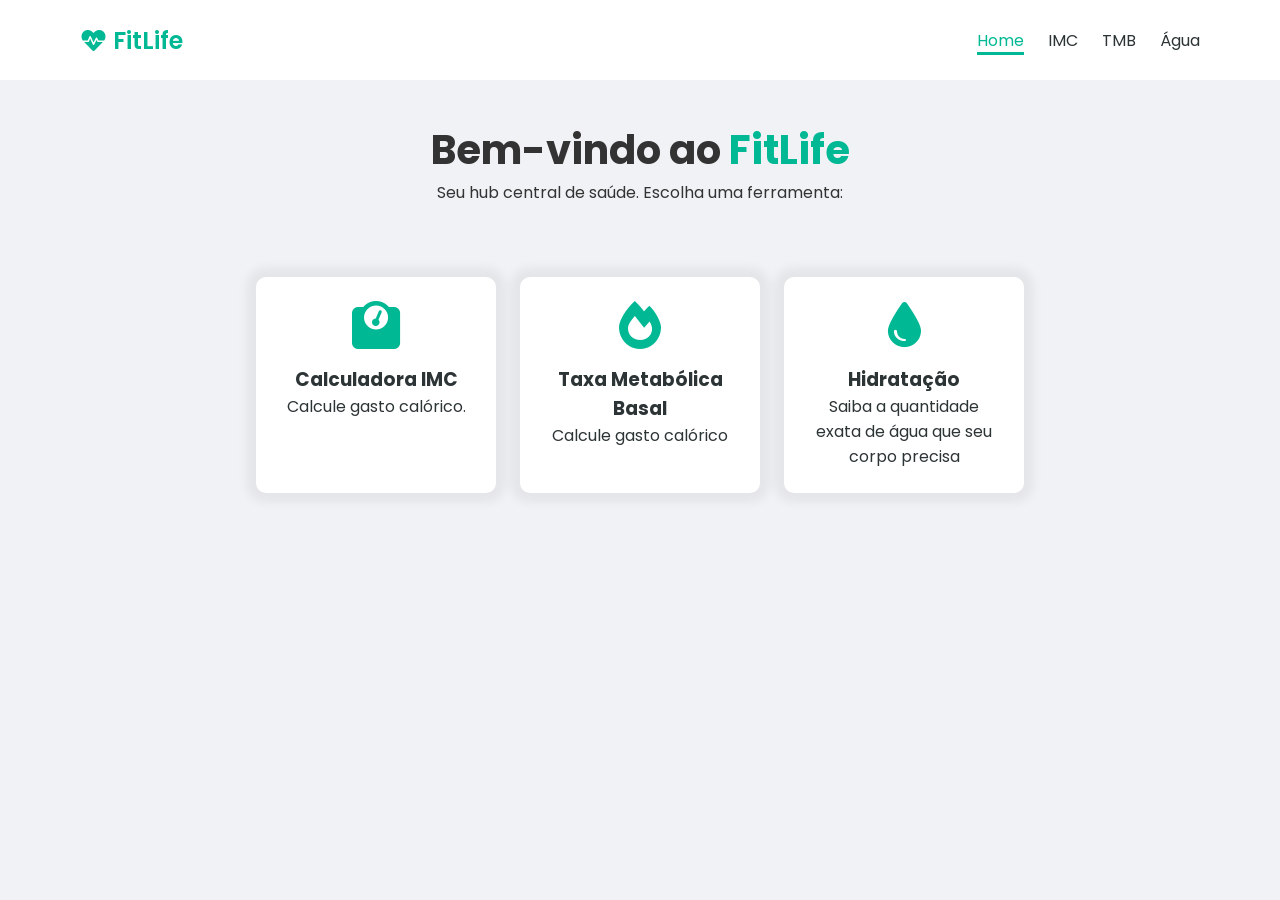
<file: index.html>
<!doctype html>
<html lang="pt-BR">

<head>
  <meta charset="UTF-8" />
  <meta name="viewport" content="width=device-width, initial-scale=1.0" />
  <link rel="preconnect" href="https://fonts.googleapis.com" />
  <link rel="preconnect" href="https://fonts.gstatic.com" crossorigin />
  <link
    href="https://fonts.googleapis.com/css2?family=Poppins:ital,wght@0,100;0,200;0,300;0,400;0,500;0,600;0,700;0,800;0,900;1,100;1,200;1,300;1,400;1,500;1,600;1,700;1,800;1,900&display=swap"
    rel="stylesheet" />
  <link rel="stylesheet" href="./css/styles.css">
  <link rel="stylesheet" href="https://cdnjs.cloudflare.com/ajax/libs/font-awesome/6.0.0/css/all.min.css" />
  <title>FitLife</title>
</head>

<body>
  <nav>
    <a href="./index.html" id="logo">
      <i class="fas fa-heartbeat"></i>
      FitLife
    </a>


    <ul class="nav-links">
      <li><a class="nav-link active" href="./index.html">Home</a></li>
      <li><a class="nav-link" href="./pages/imc.html">IMC</a></li>
      <li><a class="nav-link" href="./pages/tmb.html">TMB</a></li>
      <li><a class="nav-link" href="./pages/water.html">Água</a></li>
    </ul>
  </nav>
  <header class="header-container">
    <h1>Bem-vindo ao <span>FitLife</span></h1>
    <p>Seu hub central de saúde. Escolha uma ferramenta:</p>
  </header>
  <main>
    <section class="cards-section">
      <a href="./pages/imc.html" class="card">
        <i class="fas fa-weight"></i>
        <h3>Calculadora IMC</h3>
        <p>Calcule gasto calórico.</p>
      </a>

      <a href="./pages/tmb.html" class="card">
        <i class="fas fa-fire"></i>
        <h3>Taxa Metabólica Basal</h3>
        <p>Calcule gasto calórico</p>
      </a>

      <a href="./pages/water.html" class="card">
        <i class="fas fa-tint"></i>
        <h3>Hidratação</h3>
        <p>Saiba a quantidade exata de água que seu corpo precisa</p>
      </a>
    </section>
  </main>

</body>

</html>
</file>
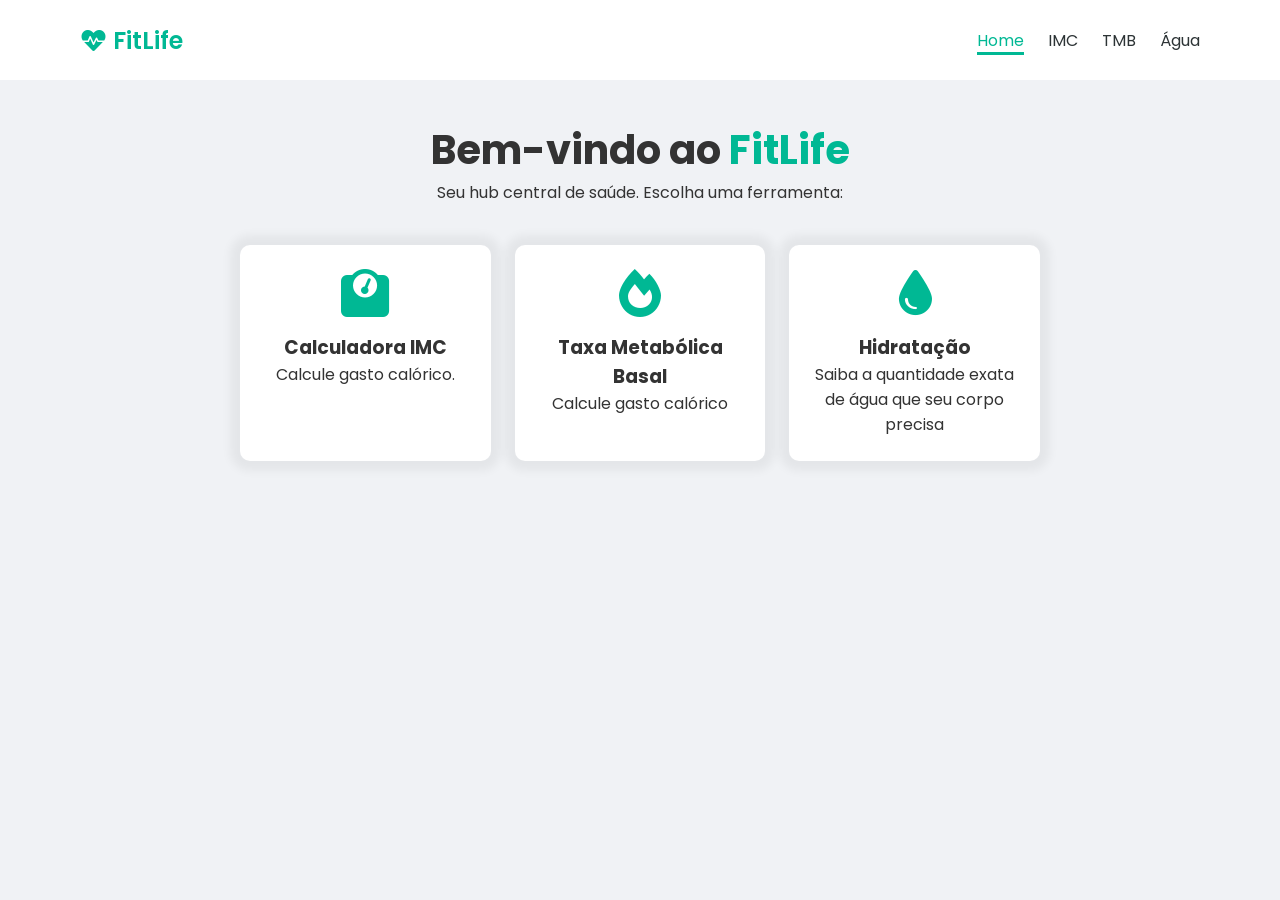
<file: fitlife-dashboard/index.html>
<!doctype html>
<html lang="pt-BR">

<head>
  <meta charset="UTF-8" />
  <meta name="viewport" content="width=device-width, initial-scale=1.0" />
  <link rel="preconnect" href="https://fonts.googleapis.com" />
  <link rel="preconnect" href="https://fonts.gstatic.com" crossorigin />
  <link
    href="https://fonts.googleapis.com/css2?family=Poppins:ital,wght@0,100;0,200;0,300;0,400;0,500;0,600;0,700;0,800;0,900;1,100;1,200;1,300;1,400;1,500;1,600;1,700;1,800;1,900&display=swap"
    rel="stylesheet" />
  <link rel="stylesheet" href="./css/styles.css">
  <link rel="stylesheet" href="https://cdnjs.cloudflare.com/ajax/libs/font-awesome/6.0.0/css/all.min.css" />
  <title>FitLife</title>
</head>

<body>
  <nav>
    <a href="./index.html" id="logo">
    <i class="fas fa-heartbeat"></i>
      FitLife
    </a>


    <ul class="nav-links">
      <li><a class="nav-link active" href="./index.html">Home</a></li>
      <li><a class="nav-link" href="./pages/imc.html">IMC</a></li>
      <li><a class="nav-link" href="./pages/tmb.html">TMB</a></li>
      <li><a class="nav-link" href="./pages/water.html">Água</a></li>
    </ul>
  </nav>
  <header class="header-container">
    <h1>Bem-vindo ao <span>FitLife</span></h1>
    <p>Seu hub central de saúde. Escolha uma ferramenta:</p>
  </header>
  <main>
    <section class="cards-section">
      <a href="./pages/imc.html" class="card">
        <i class="fas fa-weight"></i>
        <h3>Calculadora IMC</h3>
        <p>Calcule gasto calórico.</p>
      </a>

      <a href="./pages/tmb.html" class="card">
        <i class="fas fa-fire"></i>
        <h3>Taxa Metabólica Basal</h3>
        <p>Calcule gasto calórico</p>
      </a>

      <a href="./pages/water.html" class="card">
        <i class="fas fa-tint"></i>
        <h3>Hidratação</h3>
        <p>Saiba a quantidade exata de água que seu corpo precisa</p>
      </a>
    </section>
  </main>

</body>

</html>
</file>
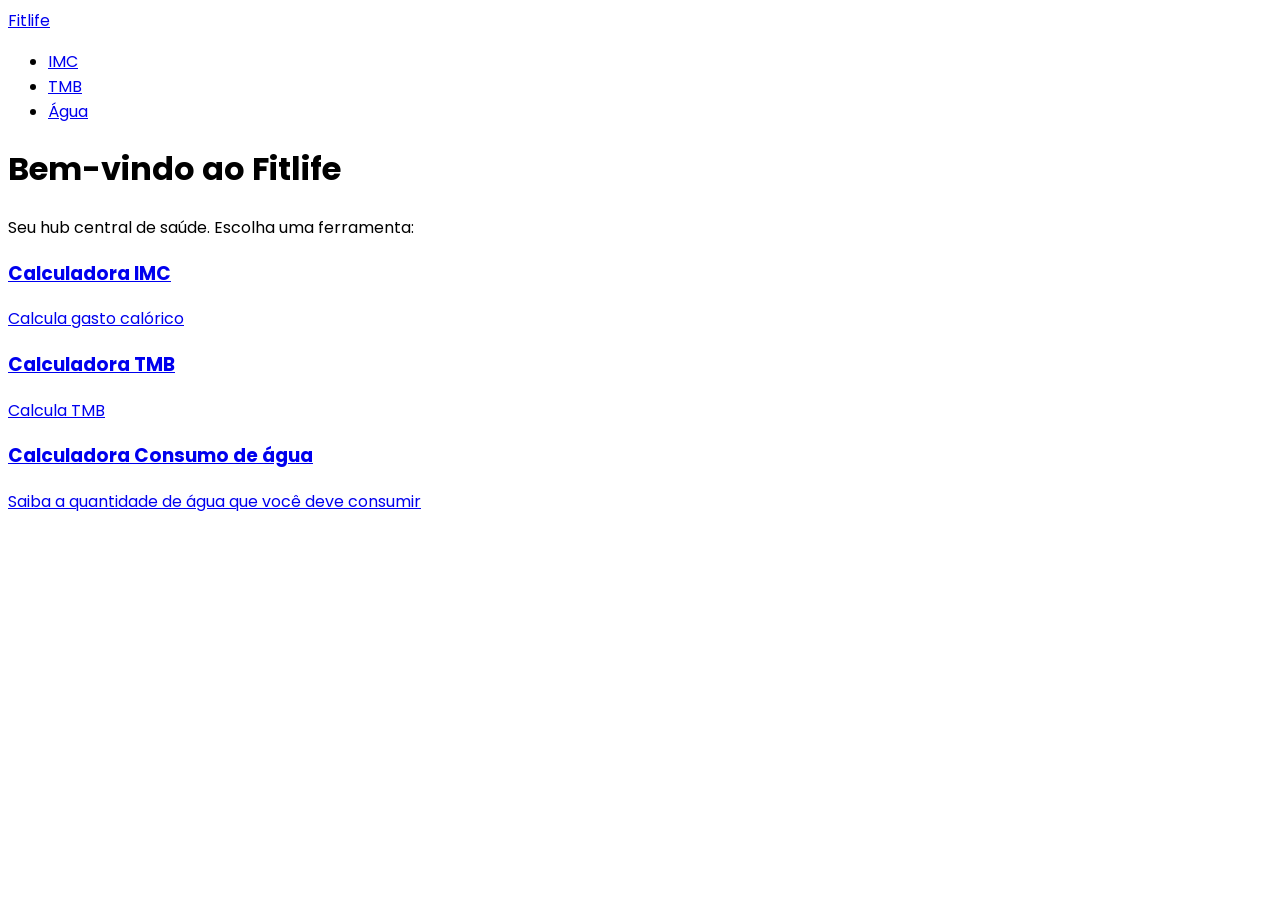
<file: 1TDSPT/fitlife-dashboard/index.html>
<!DOCTYPE html>
<html lang="pt-BR">

<head>
    <meta charset="UTF-8">
    <meta name="viewport" content="width=device-width, initial-scale=1.0">
    <link rel="preconnect" href="https://fonts.googleapis.com">
    <link rel="preconnect" href="https://fonts.gstatic.com" crossorigin>
    <link
        href="https://fonts.googleapis.com/css2?family=Poppins:ital,wght@0,100;0,200;0,300;0,400;0,500;0,600;0,700;0,800;0,900;1,100;1,200;1,300;1,400;1,500;1,600;1,700;1,800;1,900&display=swap"
        rel="stylesheet">
    <title>FitLife - Página principal</title>
</head>

<body style="font-family: Poppins">

    <nav>
        <a href="./index.html">Fitlife</a>

        <ul>
            <li> <a href="./imc.html">IMC</a> </li>
            <li> <a href="./tmb.html">TMB</a> </li>
            <li> <a href="./water.html">Água</a> </li>
        </ul>
    </nav>

    <header>
        <h1>Bem-vindo ao Fitlife</h1>
        <p>Seu hub central de saúde. Escolha uma ferramenta:</p>
    </header>

    <main>
        <section>

            <a href=".pages/imc.html">
                <h3>Calculadora IMC</h3>
                <p>Calcula gasto calórico</p>
            </a>

            <a href=".pages/tmb.html">
                <h3>Calculadora TMB</h3>
                <p>Calcula TMB</p>
            </a>

            <a href=".pages/water.html">
                <h3>Calculadora Consumo de água</h3>
                <p>Saiba a quantidade de água que você deve consumir</p>
            </a>

        </section>
    </main>

</body>

</html>
</file>
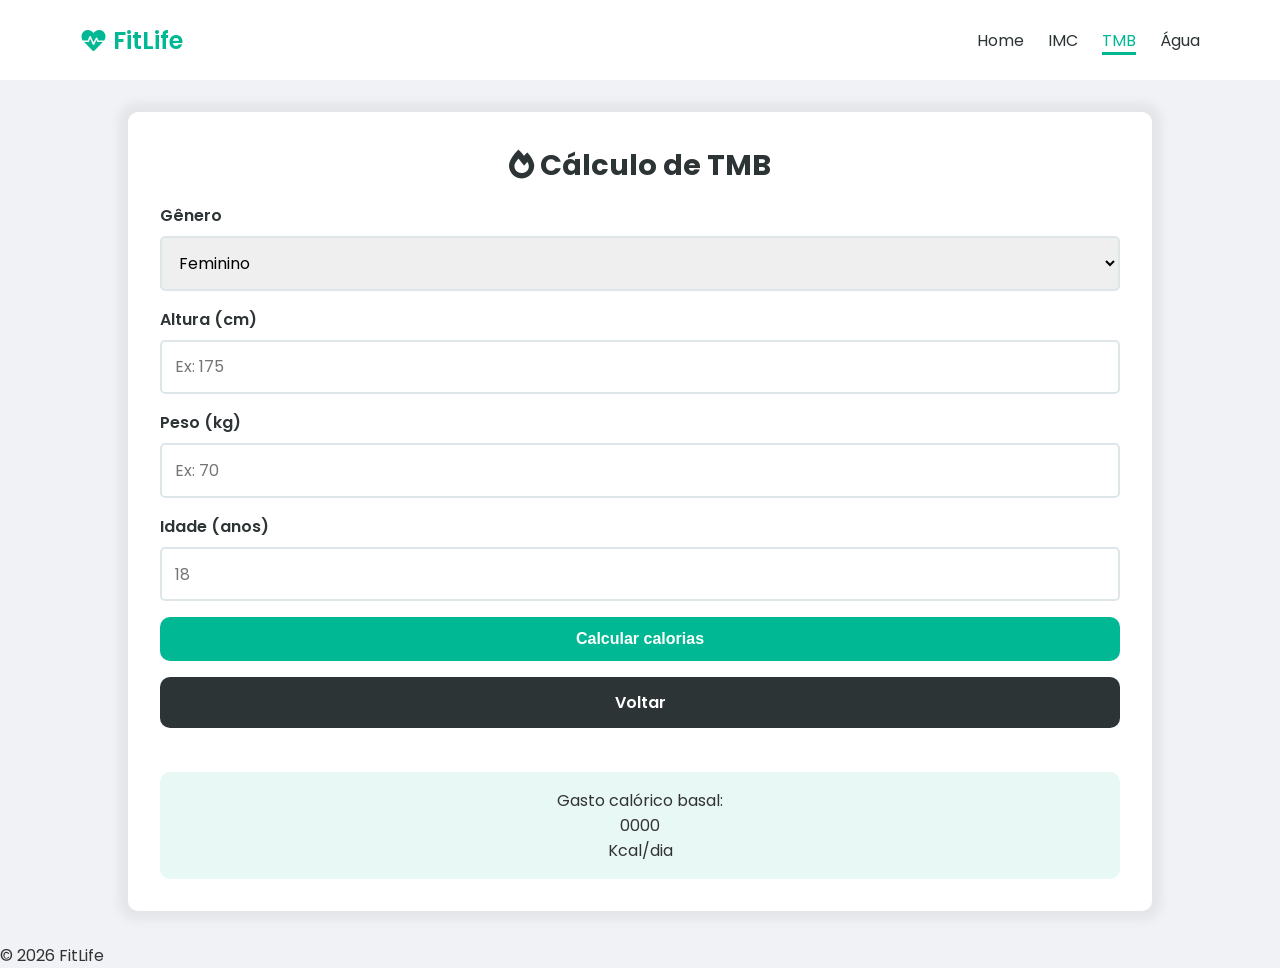
<file: pages/tmb.html>
<!doctype html>
<html lang="pt-BR">

<head>
    <meta charset="UTF-8" />
    <meta name="viewport" content="width=device-width, initial-scale=1.0" />
    <link rel="preconnect" href="https://fonts.googleapis.com" />
    <link rel="preconnect" href="https://fonts.gstatic.com" crossorigin />
    <link
        href="https://fonts.googleapis.com/css2?family=Poppins:ital,wght@0,100;0,200;0,300;0,400;0,500;0,600;0,700;0,800;0,900;1,100;1,200;1,300;1,400;1,500;1,600;1,700;1,800;1,900&display=swap"
        rel="stylesheet" />
    <link rel="stylesheet" href="../css/styles.css">
    <link rel="stylesheet" href="https://cdnjs.cloudflare.com/ajax/libs/font-awesome/6.0.0/css/all.min.css" />

    <title>FitLife - TMB</title>
</head>

<body>
    <nav>
        <a href="../index.html" id="logo">
            <i class="fas fa-heartbeat"></i>
            FitLife
        </a>

        <ul class="nav-links">
            <li><a href="../index.html" class="nav-link">Home</a></li>
            <li><a href="./imc.html" class="nav-link">IMC</a></li>
            <li><a href="./tmb.html" class="nav-link active">TMB</a></li>
            <li><a href="./water.html" class="nav-link">Água</a></li>
        </ul>
    </nav>

    <main>
        <section class="tool-container">
            <div class="tool-container-title">
                <h2><i class="fas fa-fire"></i> Cálculo de TMB</h2>
            </div>

            <form action="">
                <div class="form-group">
                    <label for="gender">Gênero</label>
                    <select name="gender" id="gender">
                        <option value="female">Feminino</option>
                        <option value="male">Masculino</option>
                    </select>
                </div>

                <div class="form-group">
                    <label for="height">Altura (cm)</label>
                    <input type="number" id="height" placeholder="Ex: 175" />
                </div>

                <div class="form-group">
                    <label for="weight">Peso (kg)</label>
                    <input type="number" id="weight" placeholder="Ex: 70" />
                </div>

                <div class="form-group">
                    <label for="age">Idade (anos)</label>
                    <input type="number" id="age" placeholder="18" />
                </div>

                <button class="action-btn">Calcular calorias</button>
                <a class="action-btn btn-back" href="../index.html">Voltar</a>
            </form>

            <div class="result-box">
                <p>Gasto calórico basal:</p>
                <p>0000</p>
                <p>Kcal/dia</p>
            </div>
        </section>
    </main>

    <footer>
        <p>© 2026 FitLife</p>
    </footer>
</body>

</html>
</file>
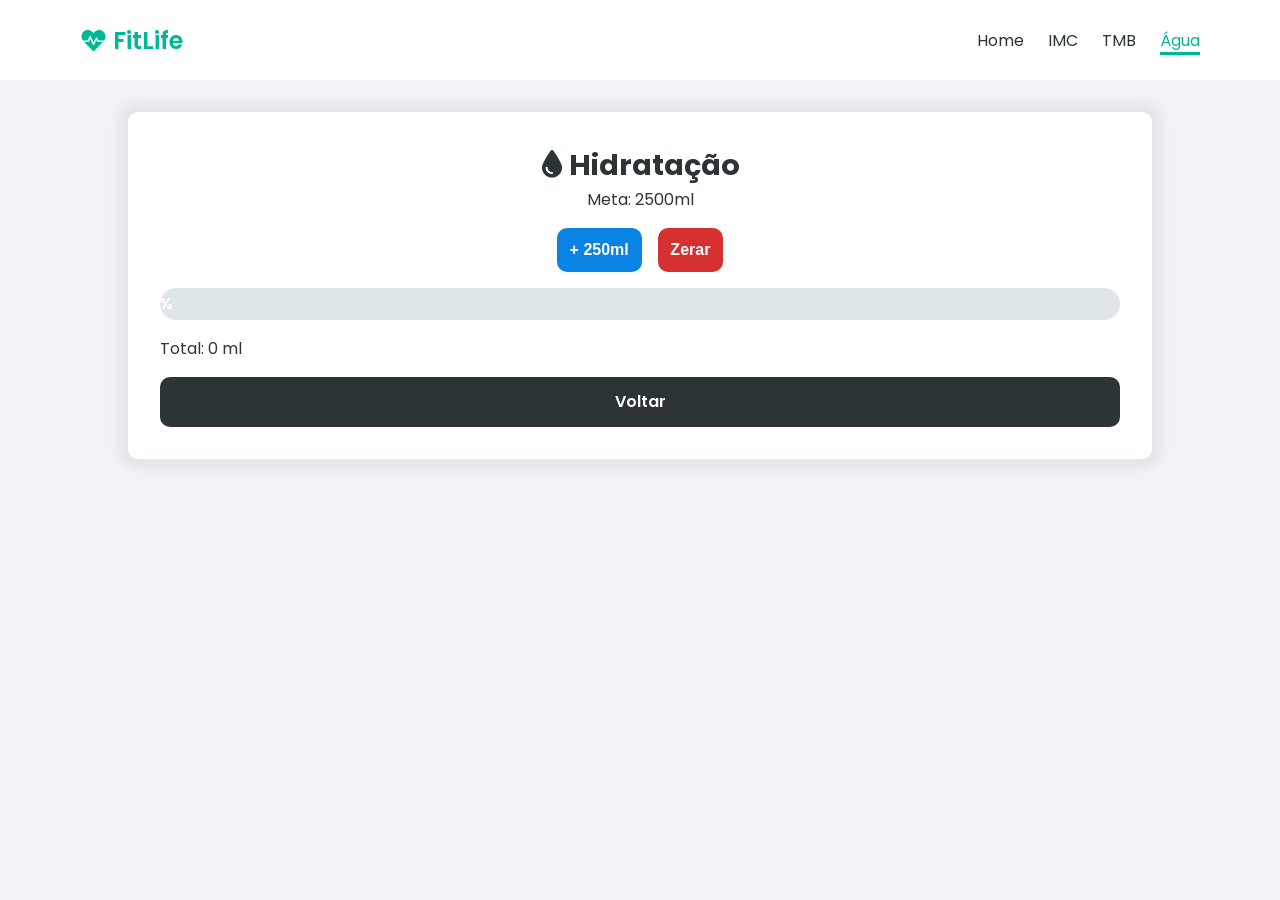
<file: pages/water.html>
<!doctype html>
<html lang="pt-BR">

<head>
    <meta charset="UTF-8" />
    <meta name="viewport" content="width=device-width, initial-scale=1.0" />
    <link rel="preconnect" href="https://fonts.googleapis.com" />
    <link rel="preconnect" href="https://fonts.gstatic.com" crossorigin />
    <link
        href="https://fonts.googleapis.com/css2?family=Poppins:ital,wght@0,100;0,200;0,300;0,400;0,500;0,600;0,700;0,800;0,900;1,100;1,200;1,300;1,400;1,500;1,600;1,700;1,800;1,900&display=swap"
        rel="stylesheet" />

    <link rel="stylesheet" href="../css/styles.css">
    <link rel="stylesheet" href="../css/water.css">
    <link rel="stylesheet" href="https://cdnjs.cloudflare.com/ajax/libs/font-awesome/6.0.0/css/all.min.css" />

    <title>FitLife - Água</title>
</head>

<body>
    <nav>
        <a href="../index.html" id="logo">
            <i class="fas fa-heartbeat"></i>
            FitLife
        </a>

        <ul class="nav-links">
            <li><a href="../index.html" class="nav-link">Home</a></li>
            <li><a href="./imc.html" class="nav-link">IMC</a></li>
            <li><a href="./tmb.html" class="nav-link">TMB</a></li>
            <li><a href="./water.html" class="nav-link active">Água</a></li>
        </ul>
    </nav>

    <main>
        <section class="tool-container">

            <div class="tool-container-title">
                <h2><i class="fas fa-tint"></i> Hidratação</h2>
                <p>Meta: 2500ml</p>
            </div>

            <div class="water-controls">
                <button class="action-btn btn-water-add">+ 250ml</button>
                <button class="action-btn btn-water-reset">Zerar</button>
            </div>

            <div class="progress-container">
                <div id="water-bar" class="progress-bar">0%</div>
            </div>

            <p>Total: 0 ml</p>

            <a class="action-btn btn-back" href="../index.html">Voltar</a>
        </section>
    </main>

</body>

</html>
</file>
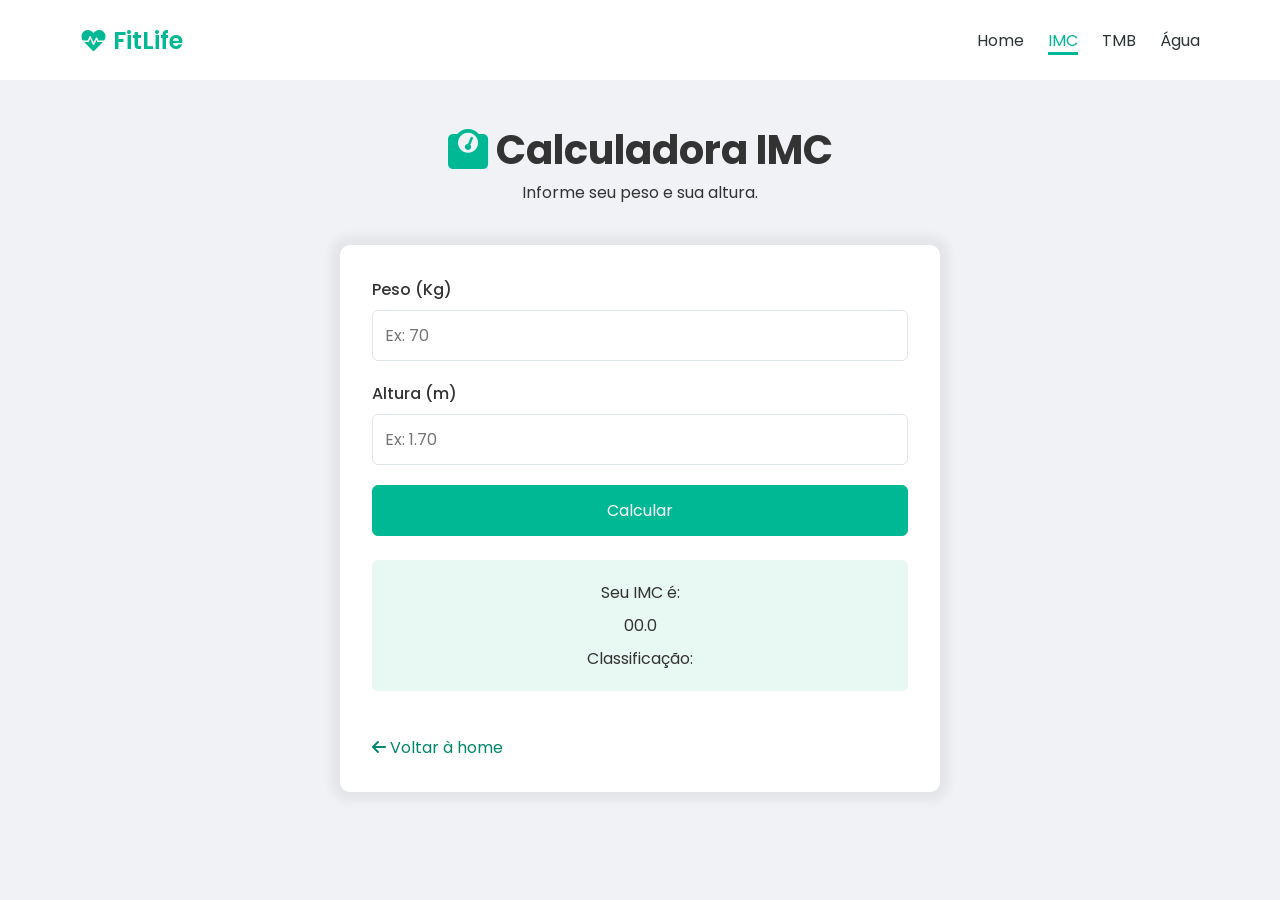
<file: fitlife-dashboard/pages/imc.html>
<!DOCTYPE html>
<html lang="pt-BR">

<head>
    <meta charset="UTF-8">
    <meta name="viewport" content="width=device-width, initial-scale=1.0">
    <link rel="preconnect" href="https://fonts.googleapis.com">
    <link rel="preconnect" href="https://fonts.gstatic.com" crossorigin>
    <link
        href="https://fonts.googleapis.com/css2?family=Poppins:ital,wght@0,100;0,200;0,300;0,400;0,500;0,600;0,700;0,800;0,900;1,100;1,200;1,300;1,400;1,500;1,600;1,700;1,800;1,900&display=swap"
        rel="stylesheet">
    <link rel="stylesheet" href="../css/styles.css">
    <link rel="stylesheet" href="https://cdnjs.cloudflare.com/ajax/libs/font-awesome/6.0.0/css/all.min.css">
    <title>FitLife - IMC</title>
</head>

<body>
    <nav>
        <a href="../index.html" id="logo"><i class="fas fa-heartbeat" aria-hidden="true"></i> FitLife</a>

        <ul class="nav-links">
            <li> <a class="nav-link" href="../index.html">Home</a> </li>
            <li> <a class="nav-link active" aria-current="page" href="./imc.html">IMC</a> </li>
            <li> <a class="nav-link" href="./tmb.html">TMB</a> </li>
            <li> <a class="nav-link" href="./water.html">Água</a> </li>
        </ul>
    </nav>

    <header class="header-container">
        <h1><span><i class="fas fa-weight" aria-hidden="true"></i></span> Calculadora IMC</h1>
        <p>Informe seu peso e sua altura.</p>
    </header>

    <main class="tool-main">
        <section class="tool-card">


            <form class="calculator-form">

                <div class="form-field">
                    <label for="weight">Peso (Kg)</label>
                    <input type="number" placeholder="Ex: 70" id="weight" name="weight" min="0.1" step="0.1" required>
                </div>

                <div class="form-field">
                    <label for="height">Altura (m)</label>
                    <input type="number" placeholder="Ex: 1.70" id="height" name="height" min="0.01" step="0.01" required>
                </div>

                <button class="primary-button" type="submit">Calcular</button>

            </form>

            <div class="result-panel">

                <p>Seu IMC é: </p>
                <p>00.0 </p>
                <p>Classificação: </p>

            </div>

            <a class="back-link" href="../index.html"><i class="fas fa-arrow-left" aria-hidden="true"></i> Voltar à home</a>
        </section>
    </main>

</body>

</html>
</file>
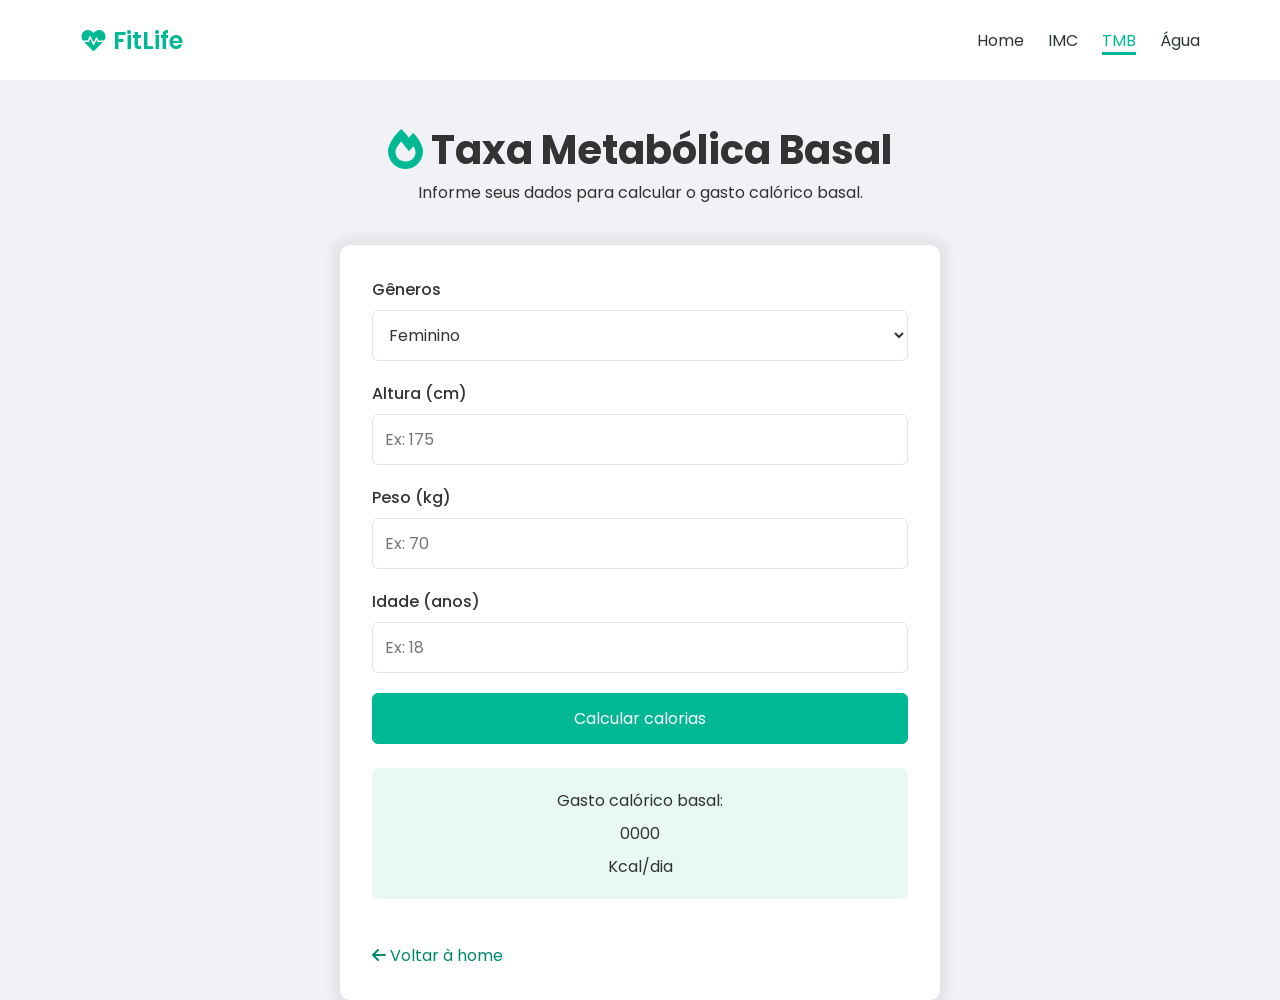
<file: fitlife-dashboard/pages/tmb.html>
<!DOCTYPE html>
<html lang="pt-BR">

<head>
    <meta charset="UTF-8">
    <meta name="viewport" content="width=device-width, initial-scale=1.0">
    <link rel="preconnect" href="https://fonts.googleapis.com">
    <link rel="preconnect" href="https://fonts.gstatic.com" crossorigin>
    <link
        href="https://fonts.googleapis.com/css2?family=Poppins:ital,wght@0,100;0,200;0,300;0,400;0,500;0,600;0,700;0,800;0,900;1,100;1,200;1,300;1,400;1,500;1,600;1,700;1,800;1,900&display=swap"
        rel="stylesheet">
    <link rel="stylesheet" href="../css/styles.css">
    <link rel="stylesheet" href="https://cdnjs.cloudflare.com/ajax/libs/font-awesome/6.0.0/css/all.min.css">
    <title>FitLife - Taxa metabólica basal</title>
</head>

<body>

    <nav>
        <a href="../index.html" id="logo"><i class="fas fa-heartbeat" aria-hidden="true"></i> FitLife</a>

        <ul class="nav-links">
            <li> <a class="nav-link" href="../index.html">Home</a> </li>
            <li> <a class="nav-link" href="./imc.html">IMC</a> </li>
            <li> <a class="nav-link active" aria-current="page" href="./tmb.html">TMB</a> </li>
            <li> <a class="nav-link" href="./water.html">Água</a> </li>
        </ul>
    </nav>

    <header class="header-container">
        <h1><span><i class="fas fa-fire" aria-hidden="true"></i></span> Taxa Metabólica Basal</h1>
        <p>Informe seus dados para calcular o gasto calórico basal.</p>
    </header>

    <main class="tool-main">
        <section class="tool-card">
            <form class="calculator-form">

                <div class="form-field">
                    <label for="gender">Gêneros</label>
                    <select name="gender" id="gender">
                        <option value="female">Feminino</option>
                        <option value="male">Masculino</option>
                    </select>
                </div>

                <div class="form-field">
                    <label for="height">Altura (cm)</label>
                    <input type="number" id="height" name="height" min="0.01" step="0.01" required placeholder="Ex: 175">
                </div>

                <div class="form-field">
                    <label for="weight">Peso (kg)</label>
                    <input type="number" id="weight" name="weight" min="0.1" step="0.1" required placeholder="Ex: 70">
                </div>

                <div class="form-field">
                    <label for="age">Idade (anos)</label>
                    <input type="number" name="age" id="age" placeholder="Ex: 18" min="1" step="1">
                </div>

                <button class="primary-button" type="submit">Calcular calorias</button>

            </form>

            <div class="result-panel">
                <p>Gasto calórico basal:</p>
                <p>0000</p>
                <p>Kcal/dia</p>
            </div>

            <a class="back-link" href="../index.html"><i class="fas fa-arrow-left" aria-hidden="true"></i> Voltar à home</a>
        </section>
    </main>

</body>

</html>
</file>
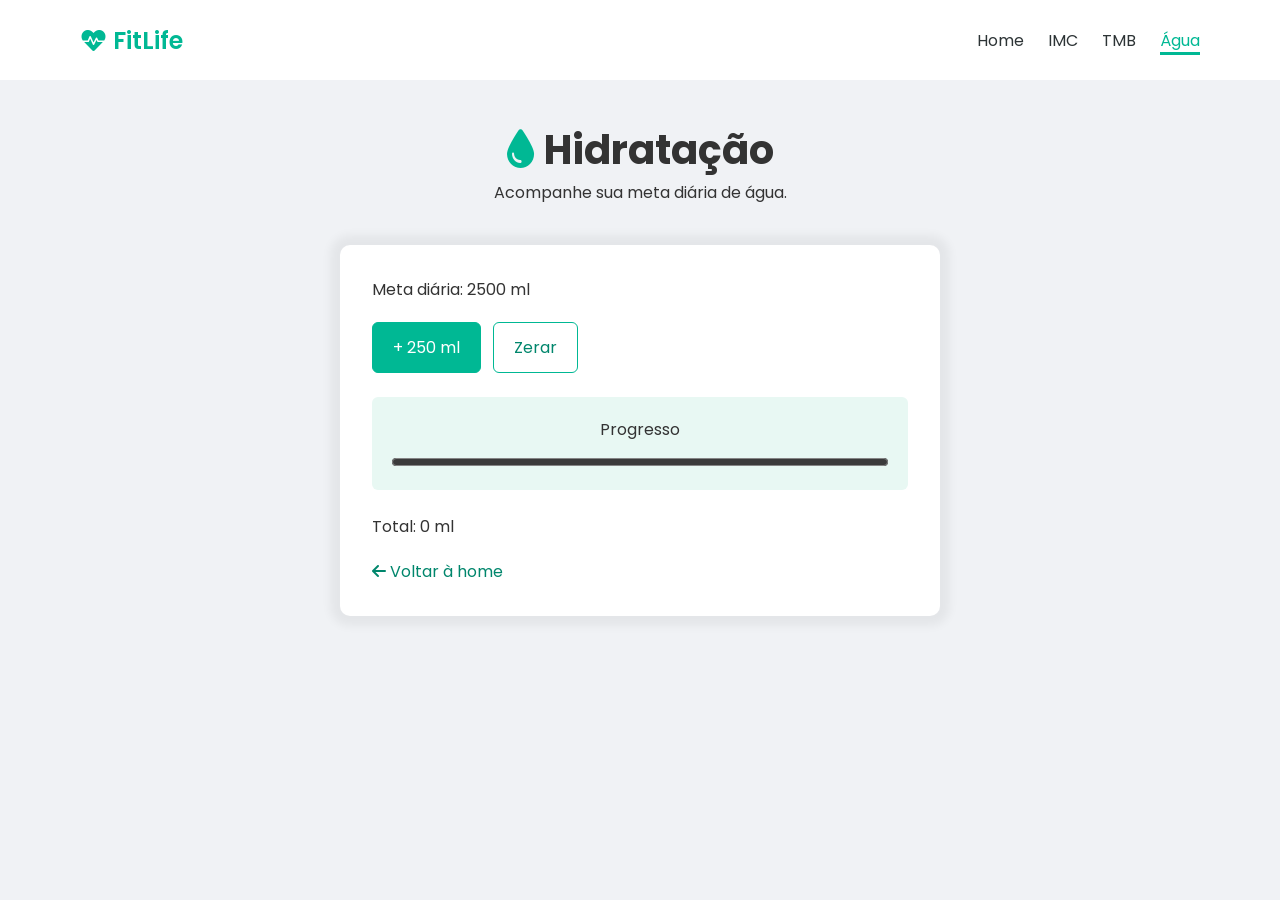
<file: fitlife-dashboard/pages/water.html>
<!DOCTYPE html>
<html lang="pt-BR">

<head>
    <meta charset="UTF-8">
    <meta name="viewport" content="width=device-width, initial-scale=1.0">
    <link rel="preconnect" href="https://fonts.googleapis.com">
    <link rel="preconnect" href="https://fonts.gstatic.com" crossorigin>
    <link
        href="https://fonts.googleapis.com/css2?family=Poppins:ital,wght@0,100;0,200;0,300;0,400;0,500;0,600;0,700;0,800;0,900;1,100;1,200;1,300;1,400;1,500;1,600;1,700;1,800;1,900&display=swap"
        rel="stylesheet">
    <link rel="stylesheet" href="../css/styles.css">
    <link rel="stylesheet" href="https://cdnjs.cloudflare.com/ajax/libs/font-awesome/6.0.0/css/all.min.css">
    <title>FitLife - Calculadora de consumo de água</title>
</head>

<body>

    <nav>
        <a href="../index.html" id="logo"><i class="fas fa-heartbeat" aria-hidden="true"></i> FitLife</a>

        <ul class="nav-links">
            <li> <a class="nav-link" href="../index.html">Home</a> </li>
            <li> <a class="nav-link" href="./imc.html">IMC</a> </li>
            <li> <a class="nav-link" href="./tmb.html">TMB</a> </li>
            <li> <a class="nav-link active" aria-current="page" href="./water.html">Água</a> </li>
        </ul>
    </nav>

    <header class="header-container">
        <h1><span><i class="fas fa-tint" aria-hidden="true"></i></span> Hidratação</h1>
        <p>Acompanhe sua meta diária de água.</p>
    </header>

    <main class="tool-main">
        <section class="tool-card">


            <p>Meta diária: 2500 ml</p>

            <div class="button-group">
                <button class="primary-button" type="button">+ 250 ml</button>
                <button class="secondary-button" type="button">Zerar</button>
            </div>

            <div class="result-panel">
                <label for="water-progress">Progresso</label>
                <progress id="water-progress" value="0" max="2500">0%</progress>
            </div>

            <p>Total: 0 ml</p>


            <a class="back-link" href="../index.html"><i class="fas fa-arrow-left" aria-hidden="true"></i> Voltar à home</a>

        </section>
    </main>

</body>

</html>
</file>
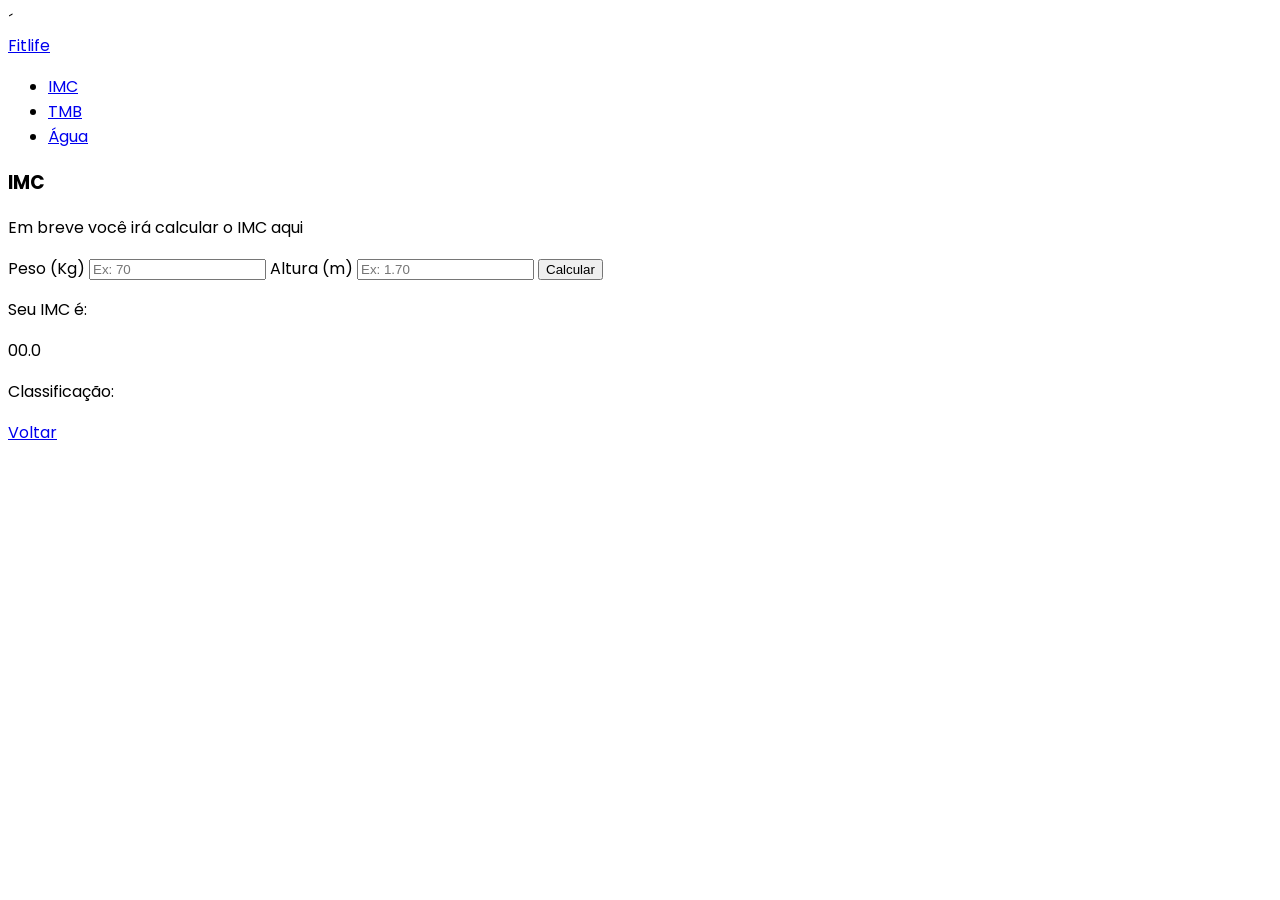
<file: 1TDSPT/fitlife-dashboard/pages/imc.html>
´<!DOCTYPE html>
<html lang="en">
<head>
    <meta charset="UTF-8">
    <meta name="viewport" content="width=<device-width>, initial-scale=1.0">
    <link rel="preconnect" href="https://fonts.googleapis.com">
    <link rel="preconnect" href="https://fonts.gstatic.com" crossorigin>
    <link
        href="https://fonts.googleapis.com/css2?family=Poppins:ital,wght@0,100;0,200;0,300;0,400;0,500;0,600;0,700;0,800;0,900;1,100;1,200;1,300;1,400;1,500;1,600;1,700;1,800;1,900&display=swap"
        rel="stylesheet">
    <title>Fitlife - IMC</title>
</head>
<body style="font-family: Poppins">
    <nav>
        <a href="../index.html">Fitlife</a>
    
        <ul>
            <li> <a href="./imc.html">IMC</a> </li>
            <li> <a href="./tmb.html">TMB</a> </li>
            <li> <a href="./water.html">Água</a> </li>
        </ul>
    </nav>

    <main> 
        <section>
            <h3>IMC</h3>
        
            <p>Em breve você irá calcular o IMC aqui</p>

            <form action=""> 

                <label for="">Peso (Kg)</label>
                <input type="number" placeholder="Ex: 70" id="weight"> 

                <label for="">Altura (m)</label>
                <input type="number" placeholder="Ex: 1.70" id="height">

                <button type="Calcular">Calcular</button>

<!--             <form action="" method="get"> 

                <label for="user-input">Digite seu nome</label>
                <input type="text" placeholder="Coloque seu nome" id="user-input"> 

                <label for="course-input">Escolha o seu curso</label>
                <select name="course-input" ids="course-input">
                    <option value=""></option>
                    <option value=ads">Análise e desenvolvimento de sistemas</option>
                    <option value="es">Eng. de Software</option>
                    <option value="adm">Administração</option>
                    <option value="ci">Ciências da computação</option>
                </select>
            
                <button type="submit">Enviar</button> -->

            </form>

            <div>

                <p>Seu IMC é: </p>
                <p>00.0 </p>
                <p>Classificação: </p>

            </div>

            <a href="../index.html">Voltar</a>
        </section>
    </main>

</body>
</html>
</file>
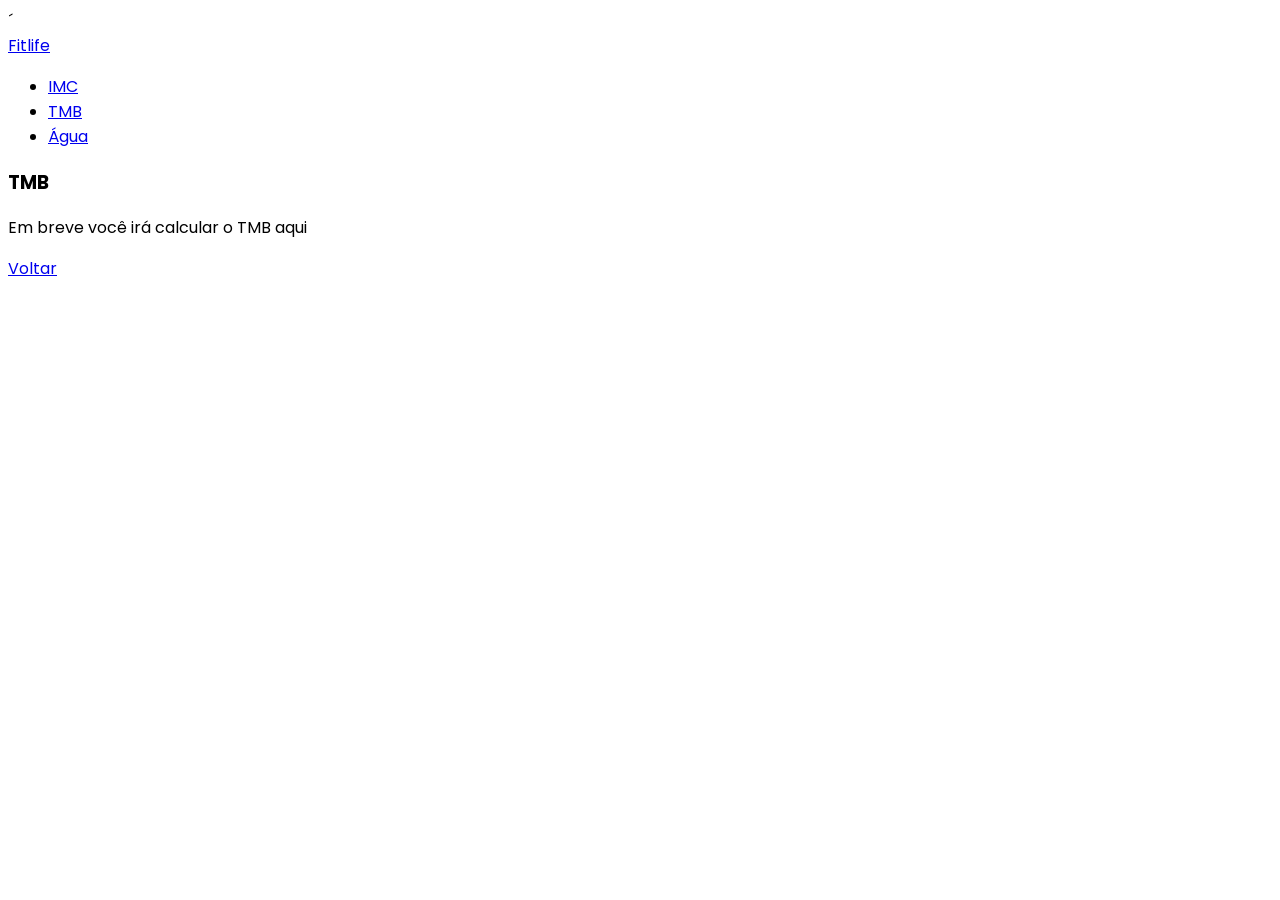
<file: 1TDSPT/fitlife-dashboard/pages/tmb.html>
´<!DOCTYPE html>
<html lang="en">
<head>
    <meta charset="UTF-8">
    <meta name="viewport" content="width=<device-width>, initial-scale=1.0">
    <link rel="preconnect" href="https://fonts.googleapis.com">
    <link rel="preconnect" href="https://fonts.gstatic.com" crossorigin>
    <link
        href="https://fonts.googleapis.com/css2?family=Poppins:ital,wght@0,100;0,200;0,300;0,400;0,500;0,600;0,700;0,800;0,900;1,100;1,200;1,300;1,400;1,500;1,600;1,700;1,800;1,900&display=swap"
        rel="stylesheet">
    <title>Fitlife - Taxa metabólica basal</title>
</head>
<body style="font-family: Poppins">
    
    <nav>
        <a href="../index.html">Fitlife</a>
    
        <ul>
            <li> <a href="./imc.html">IMC</a> </li>
            <li> <a href="./tmb.html">TMB</a> </li>
            <li> <a href="./water.html">Água</a> </li>
        </ul>
    </nav>

    <main> 
        <section>
            <h3>TMB</h3>
        
            <p>Em breve você irá calcular o TMB aqui</p>
        
            <a href="../index.html">Voltar</a>
        </section>
    </main>

</body>
</html>
</file>
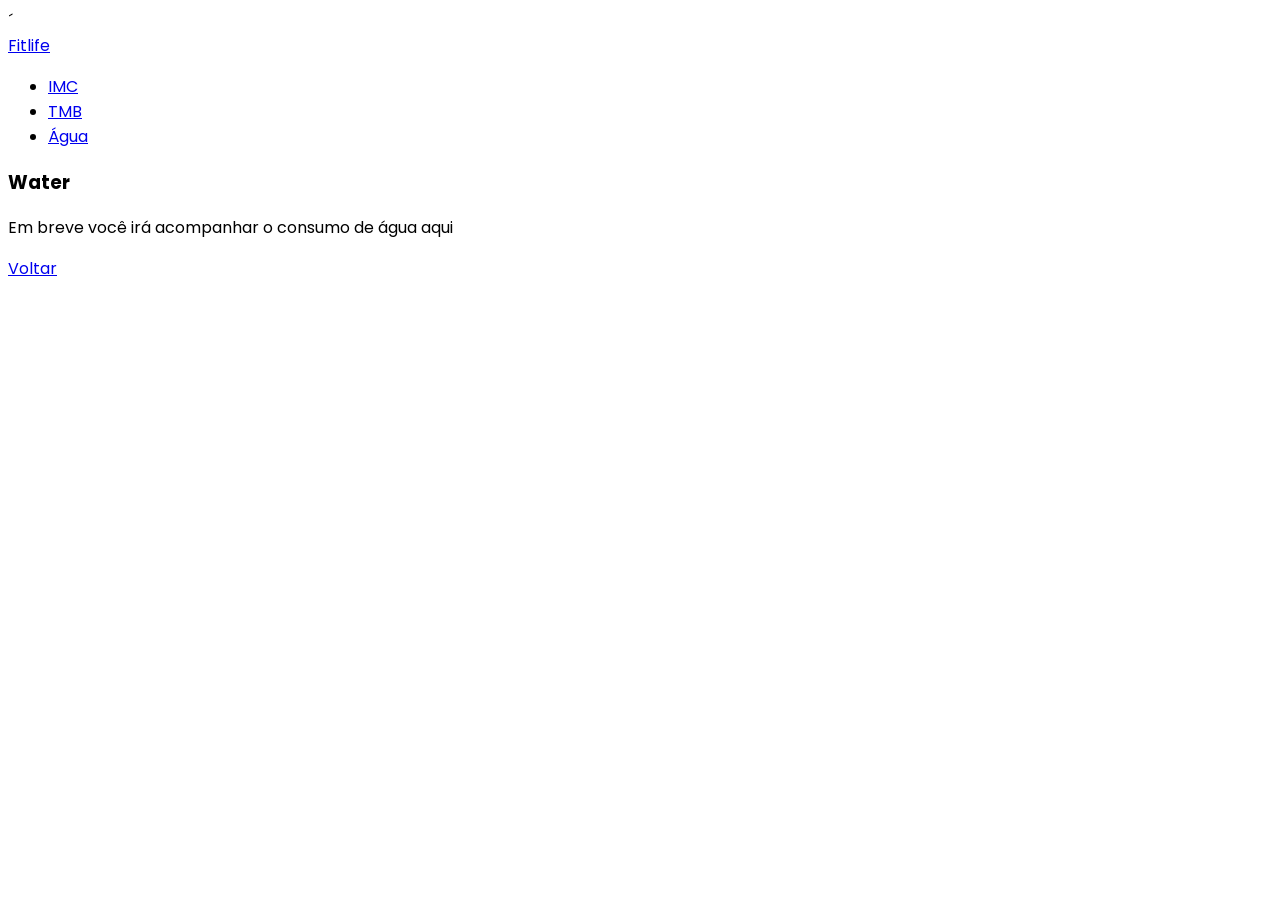
<file: 1TDSPT/fitlife-dashboard/pages/water.html>
´<!DOCTYPE html>
<html lang="en">
<head>
    <meta charset="UTF-8">
    <meta name="viewport" content="width=<device-width>, initial-scale=1.0">
    <link rel="preconnect" href="https://fonts.googleapis.com">
    <link rel="preconnect" href="https://fonts.gstatic.com" crossorigin>
    <link
        href="https://fonts.googleapis.com/css2?family=Poppins:ital,wght@0,100;0,200;0,300;0,400;0,500;0,600;0,700;0,800;0,900;1,100;1,200;1,300;1,400;1,500;1,600;1,700;1,800;1,900&display=swap"
        rel="stylesheet">
    <title>Fitlife - Calculadora de consumo de água</title>
</head>
<body style="font-family: Poppins">
    
    <nav>
        <a href="../index.html">Fitlife</a>
    
        <ul>
            <li> <a href="./imc.html">IMC</a> </li>
            <li> <a href="./tmb.html">TMB</a> </li>
            <li> <a href="./water.html">Água</a> </li>
        </ul>
    </nav>

    <main> 
        <section>
            <h3>Water</h3>
        
            <p>Em breve você irá acompanhar o consumo de água aqui</p>
        
            <a href="../index.html">Voltar</a>
        </section>
    </main>

</body>
</html>
</file>
<file: css/styles.css>
* {
    margin: 0;
    padding: 0;
    box-sizing: border-box;
}

:root {
    --primary-color: #00b894;
    --primary-dark: #019477;
    --secondary-color: #2d3436;
    --background-color: #f0f2f5;
    --card-color: #ffffff;
    --text-color: #333333;
    --muted-color: #636e72;
    --danger-color: #d63031;
    --water-color: #0984e3;
    --border-color: #dfe6e9;
}

body {
    background-color: var(--background-color);
    font-family: Poppins;
    color: #333;
}

nav {
    display: flex;
    /*deixar itens um ao lado do outro*/
    justify-content: space-between;
    /* tag a tendo espaçamento da tag ul */
    align-items: center;
    /* centraliza itens da vertical */

    padding: 0 5rem;

    background-color: var(--card-color);
    height: 5rem;
}

#logo {
    font-size: 1.5rem;
    color: var(--primary-color);
    text-decoration: none;
    font-weight: 600;
}

.nav-links {
    display: flex;
    list-style: none;
    gap: 1.5rem;
}

.nav-link {
    text-decoration: none;
    color: var(--secondary-color);
    font-size: 1rem;

    transition: 0.2s;
}

.nav-link:hover {
    color: var(--primary-color)
}

.nav-link.active {
    border-bottom: 3px var(--primary-color) solid;
    color: var(--primary-color)
}

.header-container {
    text-align: center;

    padding: 2.5rem 0;
}

.header-container h1 {
    font-size: 2.5rem;
}

.header-container span {
    color: var(--primary-color);
}

main {
    width: 80vw;

    margin: 0 auto;

    padding: 2rem 0;

    display: flex;
    justify-content: center;
    align-items: center;
}

.cards-section {
    display: flex;
    justify-content: center;
    gap: 1.5rem;
    text-align: center;

    flex-wrap: wrap;
}

.card {
    background-color: var(--card-color);
    color: var(--secondary-color);
    padding: 1.5rem;
    border-radius: 10px;
    text-align: center;
    text-decoration: none;
    width: 15rem;

    transition: 0.4s;

    /* box-shadow: HORIZONTAL VERTICAL BLUR SPREAD COLOR; */
    box-shadow: 0 0 10px 10px rgba(0, 0, 0, 0.05);
}

.card:hover {
    border: 2px solid var(--primary-color);
    color: var(--primary-color);
}

.card i {
    font-size: 3rem;
    color: var(--primary-color);
    margin-bottom: 1rem;
}

.tool-container {
    display: flex;
    flex-direction: column;

    gap: 1rem;

    width: 100%;
    padding: 2rem;

    background-color: var(--card-color);
    border-radius: 10px;
    box-shadow: 0 0 10px 10px rgba(0, 0, 0, 0.05);
}

.tool-container-title {
    text-align: center;
}

.tool-container-title h2 {
    color: var(--secondary-color);
    font-size: 1.8rem;
}

.tool-container form {
    display: flex;
    flex-direction: column;
    gap: 1rem;
}

.form-group {
    display: flex;
    flex-direction: column;
    gap: 0.5rem;
}

.form-group label {
    font-weight: 600;
    color: var(--secondary-color);
}

.form-group input,
.form-group select {
    padding: 0.8rem;
    border: 2px solid var(--border-color);
    border-radius: 5px;
    font-size: 1rem;
    font-family: inherit;
}

.form-group input:focus {
    outline: none;
    border-color: var(--primary-color);
}


.action-btn {
    padding: 0.8rem;
    background-color: var(--primary-color);
    color: white;
    border: none;
    border-radius: 10px;
    font-size: 1rem;
    font-weight: 600;
    cursor: pointer;
    transform: 0.3s;
}

.action-btn:hover {
    background-color: var(--primary-dark);
}

.btn-back {
    background-color: var(--secondary-color);
    text-align: center;
    text-decoration: none;
}

.btn-back:hover {
    background-color: var(--text-color);
}

.result-box {
    margin-top: 1.8rem;
    padding: 1rem;
    background-color: #e8f8f5;
    border-radius: 10px;
    text-align: center;
}

@media (max-width: 490px) {
    nav {
        flex-direction: column;
    }
}
</file>
<file: fitlife-dashboard/css/styles.css>
* {
   margin: 0;
   padding: 0;
   box-sizing: border-box;
}

body {
    background-color: #F0F2F5;
    font-family: Poppins, sans-serif;
    color: #333;
}

nav {
    display: flex; /*deixar itens um ao lado do outro*/
    justify-content: space-between; /* tag a tendo espaçamento da tag ul */
    align-items: center; /* centraliza itens da vertical */

    padding: 0 80px;

    background-color: #fff;
    height: 80px;
}

#logo {
    font-size: 24px;
    color: #00b894;
    text-decoration: none;
    font-weight: 600;
}

.nav-links {
    display: flex;
    list-style: none;
    gap: 24px;
}

.nav-link {
    text-decoration: none;
    color: #2d3436;
    font-size: 16px;

    transition: 0.2s;
}

.nav-link:hover {
    color: #00b894
}

.nav-link.active {
    border-bottom: 3px #00b894 solid;
    color: #00b894
}

.header-container {
    text-align: center;

    padding: 40px 0;
}

.header-container h1 {
    font-size: 40px;
}

.header-container span {
    color: #00b894;
}

main {
    width: min(800px, calc(100% - 40px));
    margin: 0 auto;
}

.cards-section {
    display: flex;
    gap: 24px;
    text-align: center;
}

.card {
    background-color: #fff;
    color: #333;
    padding: 24px;
    border-radius: 10px;
    text-align: center;
    text-decoration: none;
    width: 100%;

    transition: 0.4s;

    /* box-shadow: HORIZONTAL VERTICAL BLUR SPREAD COLOR; */
    box-shadow: 0 0 10px 10px rgba(0, 0, 0, 0.05);
}

.card:hover {
    border: 2px solid #00b894;
    color: #00b894;
}

.card i {
    font-size: 48px;
    color: #00b894;
    margin-bottom: 16px;
}

.tool-main { 
    max-width: 600px; 
}

.tool-card { 
    background: #fff; padding: 32px; border-radius: 10px; box-shadow: 0 0 10px 10px rgba(0, 0, 0, 0.05); 
}

.calculator-form { 
    display: grid; gap: 20px; 
}

.form-field { 
    display: grid; gap: 8px; 
}

.form-field label { 
    font-weight: 500; 
}

input, select, button { 
    font: inherit; 
}

.form-field input, .form-field select { 
    width: 100%; padding: 12px; border: 1px solid #dfe6e9; border-radius: 6px; background: #fff; color: #333; 
}

.primary-button, .secondary-button { 
    padding: 12px 20px; border-radius: 6px; cursor: pointer; border: 1px solid #00b894; transition: 0.2s; 
}

.primary-button { 
    background: #00b894; color: #fff; 
}

.primary-button:hover { 
    background: #009f80; 
}

.secondary-button { 
    background: #fff; color: #00866c; 
}

.secondary-button:hover { 
    background: #e8f8f3; 
}

.button-group { 
    display: flex; gap: 12px; margin-top: 20px; 
}

.result-panel { 
    margin: 24px 0; padding: 20px; border-radius: 6px; background: #e8f8f3; text-align: center; 
}

.result-panel p + p { 
    margin-top: 8px; 
}

progress { 
    display: block; width: 100%; height: 16px; margin-top: 12px; accent-color: #00b894; 
}

.back-link { 
    display: inline-block; margin-top: 20px; color: #00866c; text-decoration: none; 
}

.back-link:hover { 
    text-decoration: underline; 
}

footer { 
    text-align: center; padding: 32px 20px; color: #636e72; font-size: 14px; 
}

a:focus-visible, button:focus-visible, input:focus-visible, select:focus-visible { 
    outline: 3px solid #00866c; outline-offset: 4px; 
}

@media (max-width: 600px) {
    nav { height: auto; min-height: 80px; padding: 20px; flex-wrap: wrap; gap: 16px; }
    .nav-links { gap: 20px; flex-wrap: wrap; }
    .header-container { padding: 32px 20px; }
    .header-container h1 { font-size: 28px; }
    .cards-section { flex-direction: column; }
    .tool-card { padding: 24px; }
    .button-group { flex-wrap: wrap; }
}
</file>
<file: css/water.css>
.water-controls {
    display: flex;
    justify-content: center;
    align-items: center;

    flex-wrap: wrap;
    gap: 1rem
}

.water-button {
    background-color: var(--water-color);
}

.btn-water-add {
    background-color: var(--water-color);
}

.btn-water-add:hover {
    background-color: #076ebc;
}

.btn-water-reset {
    background-color: var(--danger-color);
}

.btn-water-reset:hover {
    background-color: #b71c1c;
}

.progress-container {
    width: 100%;
    height: 2rem;
    background-color: var(--border-color);
    border-radius: 32px;
}

.progress-bar {
    display: flex;
    justify-content: center;
    align-items: center;

    border-radius: 30px 0 0 30px;

    width: 0%;
    height: 100%;
    background-color: var(--water-color);
    color: var(--card-color);
    font-weight: 600;
}
</file>
